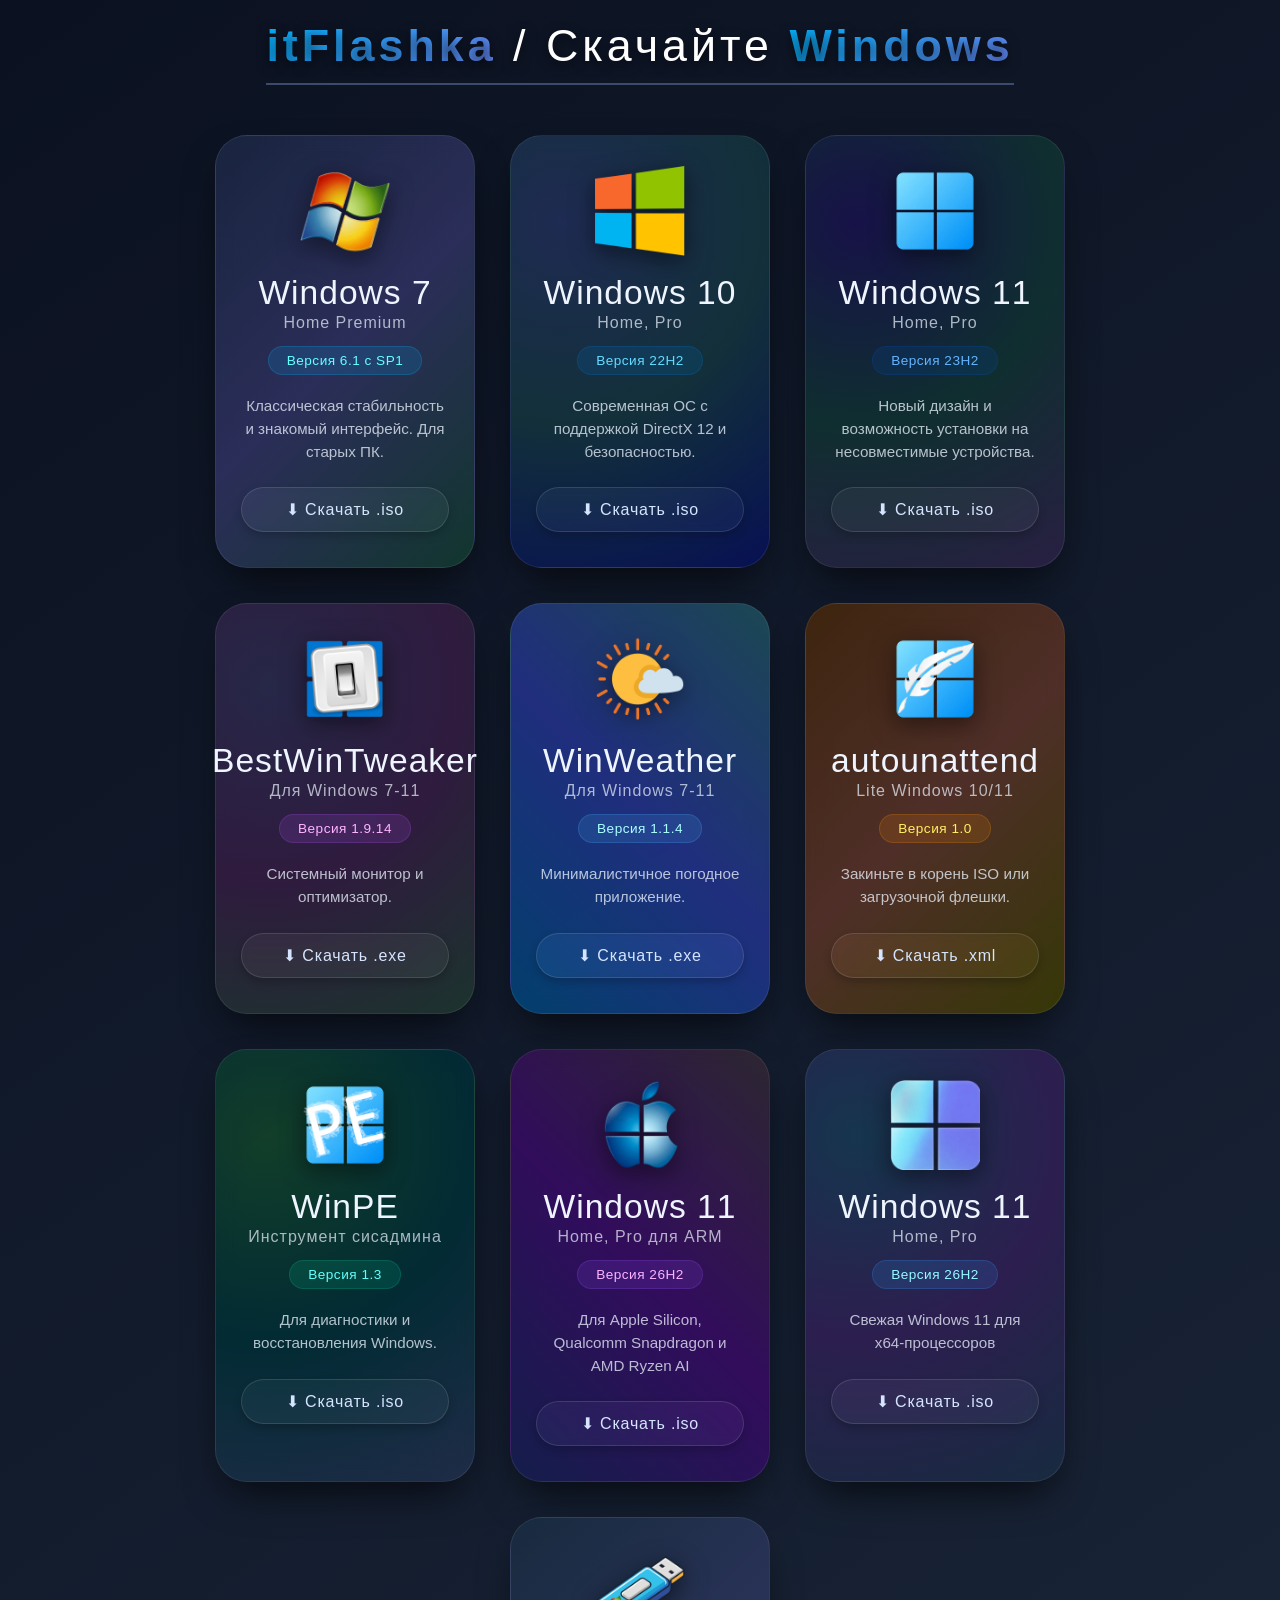
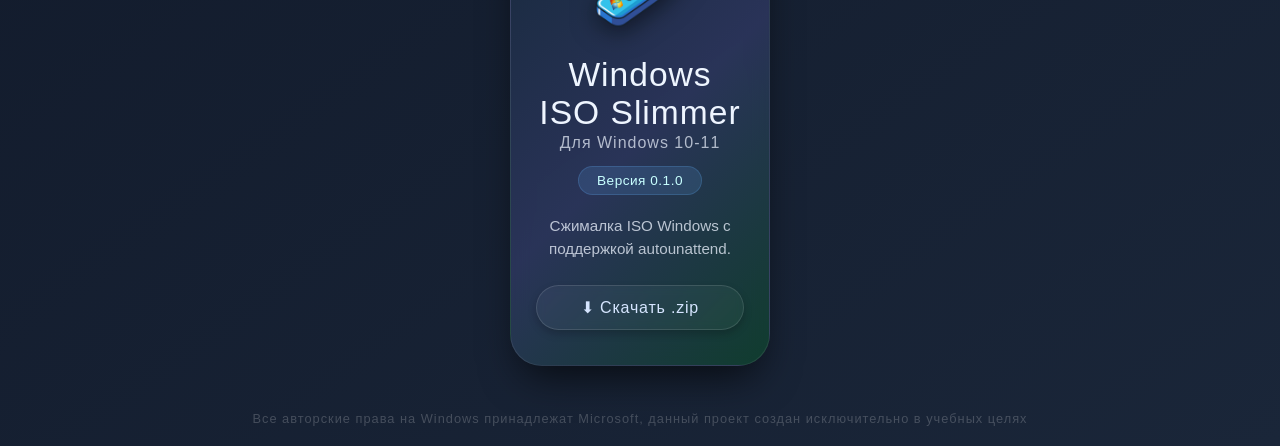
<file: index.html>
<!DOCTYPE html>
<html lang="ru">
<head>
    <meta charset="UTF-8">
    <meta name="viewport" content="width=device-width, initial-scale=1.0">
    <title>itFlashka</title>
	<link rel="icon" href=".\resources\itFlashka.png" type="image/png">
	<link rel="stylesheet" href="style.css">
</head>
<body>
    <h1><span>itFlashka</span> / Скачайте <span>Windows</span></h1>

    <div class="card-container">
        <!-- Карточка Windows 7 -->
        <div class="card card-win7">
            <img src=".\resources\7.png"
                 alt="Windows 7 логотип" 
                 loading="lazy">
            <h2>Windows 7 <small>Home Premium</small></h2>
            <span class="version-tag">Версия 6.1 с SP1</span>
            <p class="description">Классическая стабильность и знакомый интерфейс. Для старых ПК.</p>
            <a href="https://drive.google.com/file/d/1VR-Cra0-YZD3AdMsAuHX_DBH5m4SoXcm/view?usp=sharing" class="download-btn">⬇ Скачать .iso</a>
        </div>

        <!-- Карточка Windows 10 -->
        <div class="card card-win10">
            <img src=".\resources\10.png"
                 alt="Windows 10 логотип"
                 loading="lazy">
            <h2>Windows 10 <small>Home, Pro</small></h2>
            <span class="version-tag">Версия 22H2</span>
            <p class="description">Современная ОС с поддержкой DirectX 12 и безопасностью.</p>
            <a href="https://drive.google.com/file/d/17x29tnnbGMZUGGS-1rXYiEhea4TZWhZS/view?usp=sharing" class="download-btn">⬇ Скачать .iso</a>
        </div>

        <!-- Карточка Windows 11 -->
        <div class="card card-win11">
            <img src=".\resources\11.png"
                 alt="Windows 11 логотип"
                 loading="lazy">
            <h2>Windows 11 <small>Home, Pro</small></h2>
            <span class="version-tag">Версия 23H2</span>
            <p class="description">Новый дизайн и возможность установки на несовместимые устройства.</p>
            <a href="https://drive.google.com/file/d/1EF1LVqXDDaoAHfs7j2MV06HoEBzb_B8K/view?usp=sharing" class="download-btn">⬇ Скачать .iso</a>
        </div>
		
		<!-- Карточка BestWinTweaker -->
        <div class="card card-bwt">
            <img src=".\resources\bwt.png"
                 alt="bwt логотип"
                 loading="lazy">
            <h2>BestWinTweaker <small>Для Windows 7-11</small></h2>
            <span class="version-tag">Версия 1.9.14</span>
            <p class="description">Системный монитор и оптимизатор.</p>
            <a href="https://github.com/VladislavBanitsky/BestWinTweaker/releases/latest" class="download-btn">⬇ Скачать .exe</a>
        </div>

        <!-- Карточка WinWeather -->
        <div class="card card-winweather">
            <img src=".\resources\winweather.png"
                 alt="winweather логотип"
                 loading="lazy">
            <h2>WinWeather <small>Для Windows 7-11</small></h2>
            <span class="version-tag">Версия 1.1.4</span>
            <p class="description">Минималистичное погодное приложение.</p>
            <a href="https://github.com/VladislavBanitsky/WinWeather/releases/latest" class="download-btn">⬇ Скачать .exe</a>
        </div>
		
		<!-- Карточка autounattend -->
        <div class="card card-autounattend">
            <img src=".\resources\lite.png"
                 alt="lite логотип"
                 loading="lazy">
            <h2>autounattend <small>Lite Windows 10/11</small></h2>
            <span class="version-tag">Версия 1.0</span>
            <p class="description">Закиньте в корень ISO или загрузочной флешки.</p>
            <a href="https://drive.google.com/file/d/1iVUybz0FzYW2hoI8xTamFw62hYwzTIg6/view?usp=sharing" class="download-btn">⬇ Скачать .xml</a>
        </div>
		
		<!-- Карточка VladWinPE -->
        <div class="card card-winpe">
            <img src=".\resources\winpe.png"
                 alt="winpe логотип"
                 loading="lazy">
            <h2>WinPE <small> Инструмент сисадмина</small></h2>
            <span class="version-tag">Версия 1.3</span>
            <p class="description">Для диагностики и восстановления Windows.</p>
            <a href="https://github.com/VladislavBanitsky/VladWinPE/releases/latest" class="download-btn">⬇ Скачать .iso</a>
        </div>

        <!-- Карточка Windows 11 ARM -->
        <div class="card card-11arm">
            <img src=".\resources\11arm.png"
                 alt="arm логотип"
                 loading="lazy">
            <h2>Windows 11 <small> Home, Pro для ARM</small></h2>
            <span class="version-tag">Версия 26H2</span>
            <p class="description">Для Apple Silicon, Qualcomm Snapdragon и AMD Ryzen AI</p>
            <a href="https://drive.google.com/file/d/1w5fiAVeAPslp3L33RAqEUficJKOeu-U8/view?usp=sharing" class="download-btn">⬇ Скачать .iso</a>
        </div>

        <!-- Карточка Windows 11 new x64 -->
        <div class="card card-11new">
            <img src=".\resources\11new.png"
                 alt="x64 логотип"
                 loading="lazy">
            <h2>Windows 11 <small> Home, Pro</small></h2>
            <span class="version-tag">Версия 26H2</span>
            <p class="description">Свежая Windows 11 для x64-процессоров</p>
            <a href="https://drive.google.com/file/d/1P2B-oU6JckJVexEMxfRQDYxurGf7Mi3m/view?usp=sharing" class="download-btn">⬇ Скачать .iso</a>
        </div>
		
		<!-- Карточка Windows-ISO-Slimmer -->
        <div class="card card-wis">
            <img src=".\resources\wis.png"
                 alt="Windows-ISO-Slimmer логотип"
                 loading="lazy">
            <h2>Windows ISO Slimmer <small> Для Windows 10-11</small></h2>
            <span class="version-tag">Версия 0.1.0</span>
            <p class="description">Сжималка ISO Windows с поддержкой autounattend.</p>
            <a href="https://github.com/VladislavBanitsky/Windows-ISO-Slimmer/releases/latest" class="download-btn">⬇ Скачать .zip</a>
        </div>
    </div>

    <div class="footer-note">Все авторские права на Windows принадлежат Microsoft, данный проект создан исключительно в учебных целях</div>

    <script src="script.js"></script>
</body>
</html>
</file>
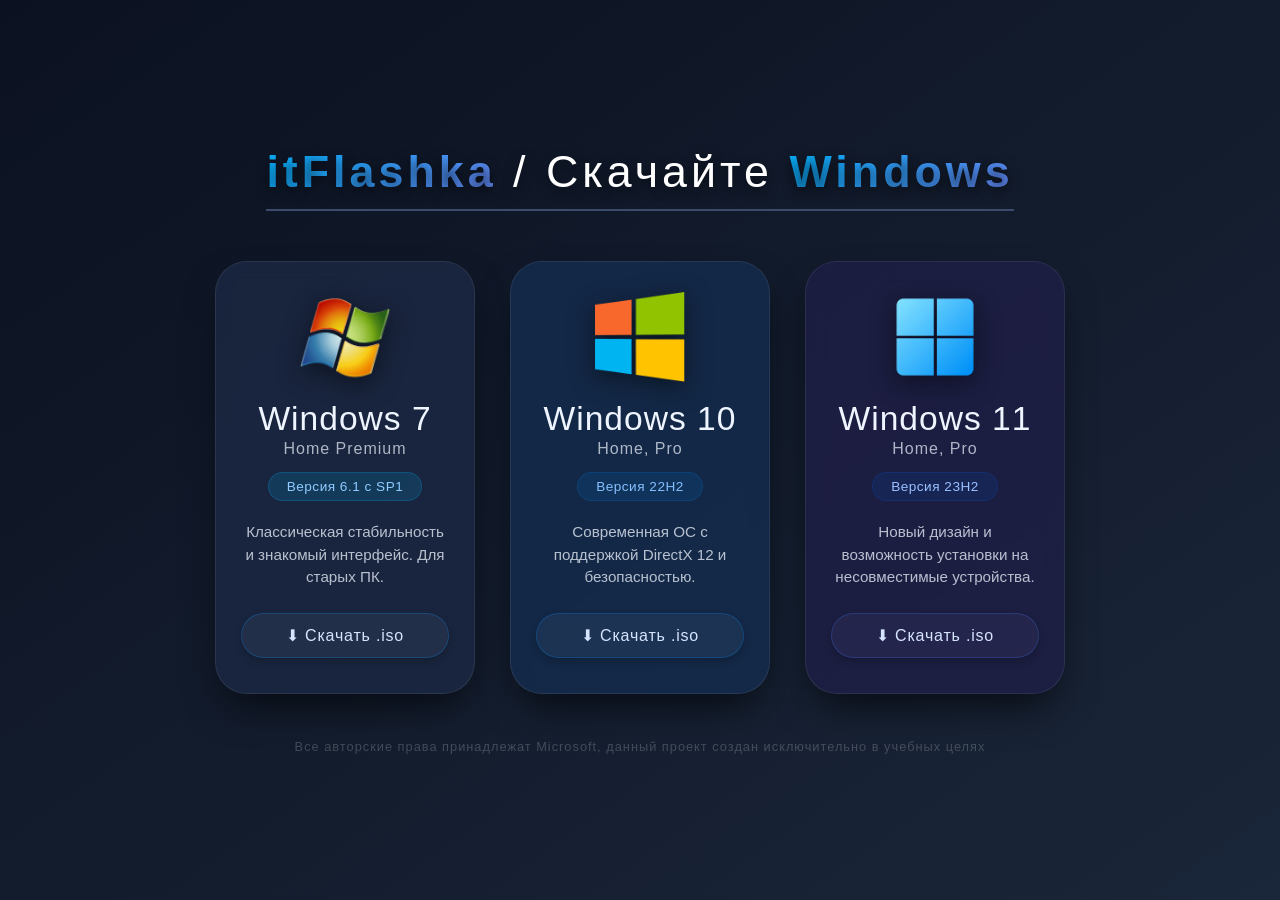
<file: itFlashka.html>
<!DOCTYPE html>
<html lang="ru">
<head>
    <meta charset="UTF-8">
    <meta name="viewport" content="width=device-width, initial-scale=1.0">
    <title>itFlashka</title>
	<link rel="icon" href=".\resources\itFlashka.png" type="image/png">
	<style>
        /* Базовые стили */
        * {
            margin: 0;
            padding: 0;
            box-sizing: border-box;
        }

        body {
            font-family: 'Segoe UI', Tahoma, Geneva, Verdana, sans-serif;
            background: linear-gradient(145deg, #0b1120 0%, #1a2639 100%);
            min-height: 100vh;
            display: flex;
            flex-direction: column;
            justify-content: center;
            align-items: center;
            padding: 20px;
        }

        h1 {
            color: #ffffff;
            font-weight: 300;
            font-size: 2.8rem;
            letter-spacing: 4px;
            text-shadow: 0 4px 12px rgba(0, 0, 0, 0.6);
            margin-bottom: 50px;
            border-bottom: 2px solid #3a4b6b;
            padding-bottom: 12px;
        }

        h1 span {
            font-weight: 600;
            background: linear-gradient(135deg, #00b4ff, #6c8cff);
            -webkit-background-clip: text;
            -webkit-text-fill-color: transparent;
            background-clip: text;
        }

        /* Контейнер карточек */
        .card-container {
            display: flex;
            flex-wrap: wrap;
            justify-content: center;
            gap: 35px;
            max-width: 1100px;
            width: 100%;
        }

        /* Стили карточки */
        .card {
            background: rgba(22, 34, 58, 0.75);
            backdrop-filter: blur(10px);
            -webkit-backdrop-filter: blur(10px);
            border: 1px solid rgba(255, 255, 255, 0.08);
            border-radius: 32px;
            padding: 30px 25px 35px;
            width: 260px;
            min-width: 200px;
            text-align: center;
            box-shadow: 0 20px 40px -12px rgba(0, 0, 0, 0.7);
            transition: all 0.35s cubic-bezier(0.25, 0.46, 0.45, 0.94);
            transform: scale(1);
            cursor: default;
            color: #eef5ff;
            display: flex;
            flex-direction: column;
            align-items: center;
            position: relative;
            /* Для псевдоэлемента затемнения */
        }

        /* Псевдоэлемент для затемнения сзади */
        .card::before {
            content: '';
            position: absolute;
            top: 20px;
            left: 10px;
            right: 10px;
            bottom: -10px;
            background: rgba(0, 0, 0, 0.6);
            border-radius: 32px;
            filter: blur(25px);
            opacity: 0;
            transition: opacity 0.4s ease;
            z-index: -1;
        }

        /* Эффект при наведении: увеличение + затемнение сзади */
        .card:hover {
            transform: scale(1.06);
            border-color: rgba(255, 255, 255, 0.15);
            box-shadow: 0 30px 60px -10px rgba(0, 0, 0, 0.9);
        }

        .card:hover::before {
            opacity: 1;
        }

        /* Иконки Windows */
        .card img {
            width: 90px;
            height: 90px;
            object-fit: contain;
            margin-bottom: 18px;
            filter: drop-shadow(0 6px 12px rgba(0, 0, 0, 0.5));
            transition: transform 0.3s ease;
        }

        .card:hover img {
            transform: scale(1.05);
        }

        .card h2 {
            font-size: 2.1rem;
            font-weight: 300;
            letter-spacing: 1px;
            margin-bottom: 6px;
        }

        .card h2 small {
            font-size: 1rem;
            font-weight: 300;
            opacity: 0.7;
            display: block;
            margin-top: 2px;
        }

        .card .version-tag {
            display: inline-block;
            background: rgba(255, 255, 255, 0.07);
            border-radius: 40px;
            padding: 6px 18px;
            font-size: 0.85rem;
            font-weight: 400;
            letter-spacing: 0.5px;
            margin: 8px 0 14px;
            border: 1px solid rgba(255, 255, 255, 0.06);
            color: #b6ccff;
        }

        .card .description {
            font-size: 0.95rem;
            opacity: 0.75;
            line-height: 1.5;
            margin: 6px 0 18px;
            padding: 0 4px;
        }

        .card .download-btn {
            display: inline-block;
            padding: 12px 28px;
            background: rgba(255, 255, 255, 0.04);
            border: 1px solid rgba(255, 255, 255, 0.12);
            border-radius: 60px;
            color: #d6e5ff;
            font-weight: 500;
            font-size: 1rem;
            text-decoration: none;
            letter-spacing: 0.8px;
            transition: all 0.25s ease;
            backdrop-filter: blur(4px);
            margin-top: 6px;
            width: 100%;
            box-shadow: 0 4px 8px rgba(0, 0, 0, 0.2);
        }

        .card .download-btn:hover {
            background: rgba(255, 255, 255, 0.15);
            border-color: #6c8cff;
            color: #fff;
            box-shadow: 0 8px 20px rgba(60, 120, 255, 0.3);
            transform: translateY(-2px);
        }

        /* Индивидуальные акценты для карточек */
        .card-win7 {
            background: rgba(28, 40, 68, 0.8);
        }
        .card-win7 .version-tag {
            background: rgba(0, 180, 255, 0.15);
            border-color: rgba(0, 180, 255, 0.2);
            color: #8fcbff;
        }

        .card-win10 {
            background: rgba(20, 44, 78, 0.8);
        }
        .card-win10 .version-tag {
            background: rgba(0, 120, 215, 0.15);
            border-color: rgba(0, 120, 215, 0.2);
            color: #86bfff;
        }

        .card-win11 {
            background: rgba(30, 30, 70, 0.8);
        }
        .card-win11 .version-tag {
            background: rgba(0, 80, 200, 0.15);
            border-color: rgba(0, 80, 200, 0.2);
            color: #9ac0ff;
        }

        .card-win7 .download-btn {
            border-color: rgba(0, 150, 255, 0.25);
        }
        .card-win10 .download-btn {
            border-color: rgba(0, 140, 255, 0.25);
        }
        .card-win11 .download-btn {
            border-color: rgba(60, 120, 255, 0.25);
        }

        /* Адаптив */
        @media (max-width: 700px) {
            h1 {
                font-size: 2rem;
            }
            .card {
                width: 220px;
                padding: 24px 18px 28px;
            }
            .card img {
                width: 72px;
                height: 72px;
            }
            .card h2 {
                font-size: 1.7rem;
            }
        }

        @media (max-width: 480px) {
            .card-container {
                gap: 22px;
            }
            .card {
                width: 100%;
                max-width: 280px;
            }
        }

        .footer-note {
            margin-top: 45px;
            color: rgba(255, 255, 255, 0.2);
            font-size: 0.8rem;
            letter-spacing: 1px;
        }
    </style>
</head>
<body>
    <h1><span>itFlashka</span> / Скачайте <span>Windows</span></h1>

    <div class="card-container">
        <!-- Карточка Windows 7 -->
        <div class="card card-win7">
            <img src=".\resources\7.png"
                 alt="Windows 7 логотип" 
                 loading="lazy">
            <h2>Windows 7 <small>Home Premium</small></h2>
            <span class="version-tag">Версия 6.1 с SP1</span>
            <p class="description">Классическая стабильность и знакомый интерфейс. Для старых ПК.</p>
            <a href="https://drive.google.com/file/d/1VR-Cra0-YZD3AdMsAuHX_DBH5m4SoXcm/view?usp=sharing" class="download-btn">⬇ Скачать .iso</a>
        </div>

        <!-- Карточка Windows 10 -->
        <div class="card card-win10">
            <img src=".\resources\10.png"
                 alt="Windows 10 логотип"
                 loading="lazy">
            <h2>Windows 10 <small>Home, Pro</small></h2>
            <span class="version-tag">Версия 22H2</span>
            <p class="description">Современная ОС с поддержкой DirectX 12 и безопасностью.</p>
            <a href="https://drive.google.com/file/d/17x29tnnbGMZUGGS-1rXYiEhea4TZWhZS/view?usp=sharing" class="download-btn">⬇ Скачать .iso</a>
        </div>

        <!-- Карточка Windows 11 -->
        <div class="card card-win11">
            <img src=".\resources\11.png"
                 alt="Windows 11 логотип"
                 loading="lazy">
            <h2>Windows 11 <small>Home, Pro</small></h2>
            <span class="version-tag">Версия 23H2</span>
            <p class="description">Новый дизайн и возможность установки на несовместимые устройства.</p>
            <a href="https://drive.google.com/file/d/1EF1LVqXDDaoAHfs7j2MV06HoEBzb_B8K/view?usp=sharing" class="download-btn">⬇ Скачать .iso</a>
        </div>
    </div>

    <div class="footer-note">Все авторские права принадлежат Microsoft, данный проект создан исключительно в учебных целях</div>

    <script>
        (function() {
            const buttons = document.querySelectorAll('.download-btn');
            buttons.forEach(btn => {
                btn.addEventListener('click', function(e) {
                    this.textContent = '⏳ Загрузка...';
                    this.style.opacity = '0.7';
                    setTimeout(() => {
                        this.textContent = '⬇ Скачать .iso';
                        this.style.opacity = '1';
                    }, 1500);
                });
            });
        })();
    </script>
  </body>
</body>
</html>
</file>
<file: style.css>
/* Базовые стили */
* {
    margin: 0;
    padding: 0;
    box-sizing: border-box;
}

body {
    font-family: 'Segoe UI', Tahoma, Geneva, Verdana, sans-serif;
    background: linear-gradient(145deg, #0b1120 0%, #1a2639 100%);
    min-height: 100vh;
    display: flex;
    flex-direction: column;
    justify-content: center;
    align-items: center;
    padding: 20px;
}

h1 {
    color: #ffffff;
    font-weight: 300;
    font-size: 2.8rem;
    letter-spacing: 4px;
    text-shadow: 0 4px 12px rgba(0, 0, 0, 0.6);
    margin-bottom: 50px;
    border-bottom: 2px solid #3a4b6b;
    padding-bottom: 12px;
}

h1 span {
    font-weight: 600;
    background: linear-gradient(135deg, #00b4ff, #6c8cff);
    -webkit-background-clip: text;
    -webkit-text-fill-color: transparent;
    background-clip: text;
}

/* Контейнер карточек */
.card-container {
    display: flex;
    flex-wrap: wrap;
    justify-content: center;
    gap: 35px;
    max-width: 1100px;
    width: 100%;
}

/* Стили карточки */
.card {
    background: rgba(22, 34, 58, 0.75);
    backdrop-filter: blur(10px);
    -webkit-backdrop-filter: blur(10px);
    border: 1px solid rgba(255, 255, 255, 0.08);
    border-radius: 32px;
    padding: 30px 25px 35px;
    width: 260px;
    min-width: 200px;
    text-align: center;
    box-shadow: 0 20px 40px -12px rgba(0, 0, 0, 0.7);
    transition: all 0.35s cubic-bezier(0.25, 0.46, 0.45, 0.94);
    transform: scale(1);
    cursor: default;
    color: #eef5ff;
    display: flex;
    flex-direction: column;
    align-items: center;
    position: relative;
    /* Для псевдоэлемента затемнения */
}

/* Псевдоэлемент для затемнения сзади */
.card::before {
    content: '';
    position: absolute;
    top: 20px;
    left: 10px;
    right: 10px;
    bottom: -10px;
    background: rgba(0, 0, 0, 0.6);
    border-radius: 32px;
    filter: blur(25px);
    opacity: 0;
    transition: opacity 0.4s ease;
    z-index: -1;
}

/* Эффект при наведении: увеличение + затемнение сзади */
.card:hover {
    transform: scale(1.06);
    border-color: rgba(255, 255, 255, 0.15);
    box-shadow: 0 30px 60px -10px rgba(0, 0, 0, 0.9);
}

.card:hover::before {
    opacity: 1;
}

/* Иконки Windows */
.card img {
    width: 90px;
    height: 90px;
    object-fit: contain;
    margin-bottom: 18px;
    filter: drop-shadow(0 6px 12px rgba(0, 0, 0, 0.5));
    transition: transform 0.3s ease;
}

.card:hover img {
    transform: scale(1.05);
}

.card h2 {
    font-size: 2.1rem;
    font-weight: 300;
    letter-spacing: 1px;
    margin-bottom: 6px;
}

.card h2 small {
    font-size: 1rem;
    font-weight: 300;
    opacity: 0.7;
    display: block;
    margin-top: 2px;
}

.card .version-tag {
    display: inline-block;
    background: rgba(255, 255, 255, 0.07);
    border-radius: 40px;
    padding: 6px 18px;
    font-size: 0.85rem;
    font-weight: 400;
    letter-spacing: 0.5px;
    margin: 8px 0 14px;
    border: 1px solid rgba(255, 255, 255, 0.06);
    color: #b6ccff;
}

.card .description {
    font-size: 0.95rem;
    opacity: 0.75;
    line-height: 1.5;
    margin: 6px 0 18px;
    padding: 0 4px;
}

.card .download-btn {
    display: inline-block;
    padding: 12px 28px;
    background: rgba(255, 255, 255, 0.04);
    border: 1px solid rgba(255, 255, 255, 0.12);
    border-radius: 60px;
    color: #d6e5ff;
    font-weight: 500;
    font-size: 1rem;
    text-decoration: none;
    letter-spacing: 0.8px;
    transition: all 0.25s ease;
    backdrop-filter: blur(4px);
    margin-top: 6px;
    width: 100%;
    box-shadow: 0 4px 8px rgba(0, 0, 0, 0.2);
}

.card .download-btn:hover {
    background: rgba(255, 255, 255, 0.15);
    border-color: #6c8cff;
    color: #fff;
    box-shadow: 0 8px 20px rgba(60, 120, 255, 0.3);
    transform: translateY(-2px);
}

/* Адаптив */
@media (max-width: 700px) {
    h1 {
        font-size: 2rem;
    }
    .card {
        width: 220px;
        padding: 24px 18px 28px;
    }
    .card img {
        width: 72px;
        height: 72px;
    }
    .card h2 {
        font-size: 1.7rem;
    }
}

@media (max-width: 480px) {
    .card-container {
        gap: 22px;
    }
    .card {
        width: 100%;
        max-width: 280px;
    }
}

.footer-note {
    margin-top: 45px;
    color: rgba(255, 255, 255, 0.2);
    font-size: 0.8rem;
    letter-spacing: 1px;
}
</file>
